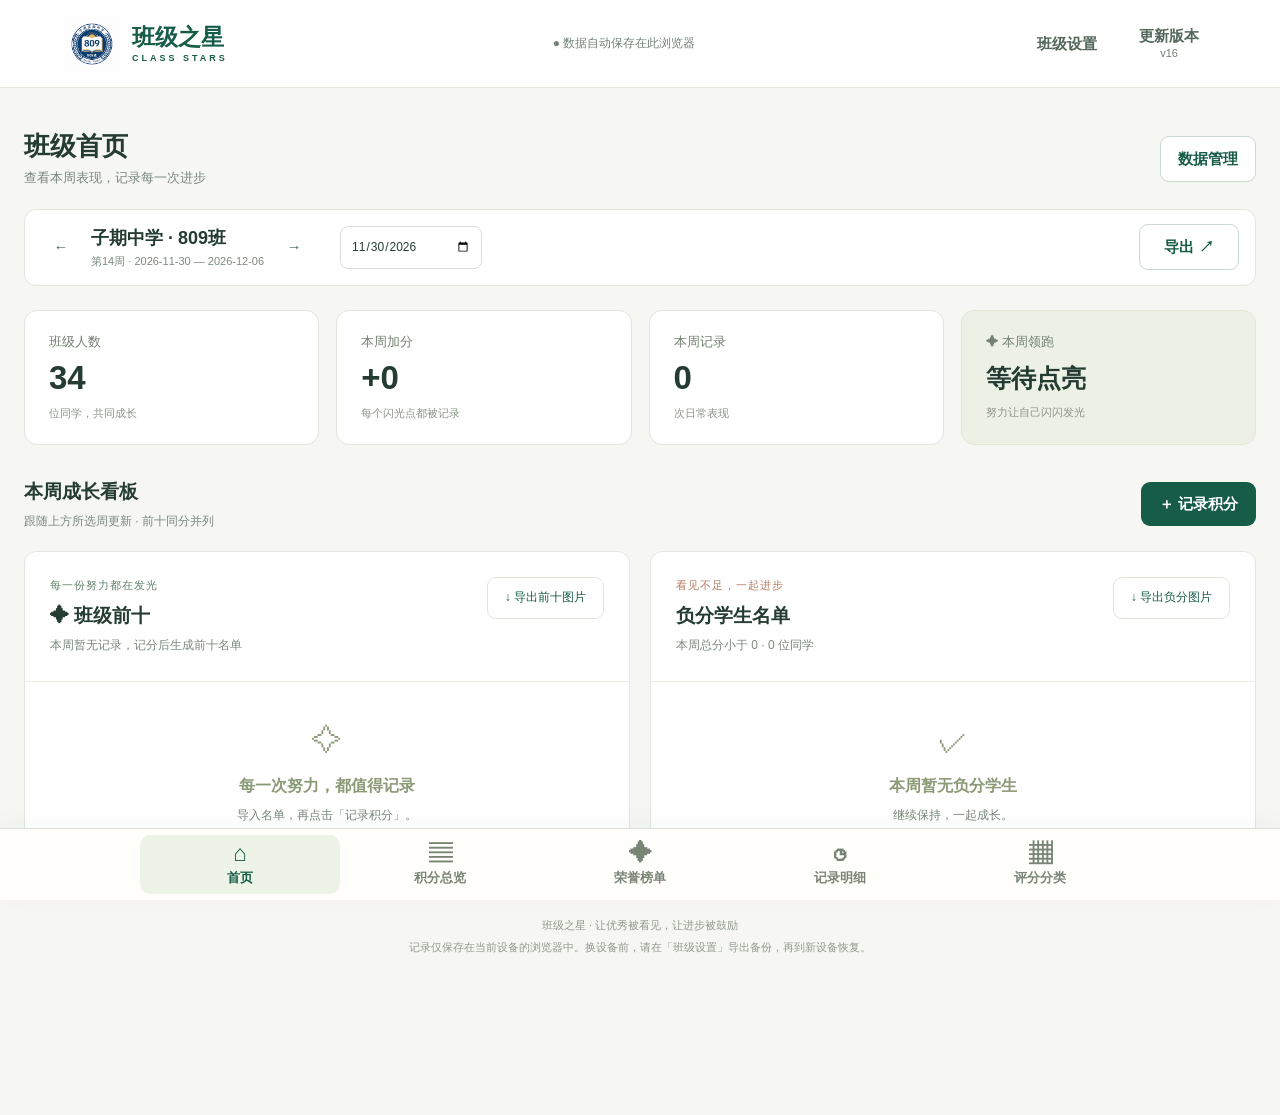
<file: index.html>
<!doctype html>
<html lang="zh-CN"><head><meta charset="utf-8"><meta name="viewport" content="width=device-width, initial-scale=1, viewport-fit=cover"><meta name="theme-color" content="#175c47"><meta name="apple-mobile-web-app-capable" content="yes"><meta name="apple-mobile-web-app-status-bar-style" content="default"><link rel="manifest" href="manifest.webmanifest?v=v16"><link rel="apple-touch-icon" sizes="180x180" href="apple-touch-icon.png?v=v16"><link rel="icon" type="image/png" sizes="32x32" href="favicon.png?v=v16"><title>班级之星 · 每一份努力，都值得被看见</title><link rel="stylesheet" href="style.css?v=v16"></head><body>
<div id="pullUpdateHint" role="status" aria-live="polite" hidden>↓ 下拉更新</div><header><a class="brand" href="#"><img class="brand-logo" src="icon-192.png?v=v16" width="56" height="56" alt="809班班徽"><span>班级之星<small>CLASS STARS</small></span></a><div class="local">● 数据自动保存在此浏览器</div><div class="header-actions"><button id="settingsBtn" class="quiet">班级设置</button><button id="updateBtn" class="quiet" type="button" title="联网更新网站，保留本地名单与积分"><span id="updateLabel">更新版本</span><small class="app-version">v16</small></button></div></header>
<main><section class="intro intro-compact"><div><h1 id="pageTitle">班级首页</h1><p id="pageDescription">查看本周表现，记录每一次进步</p></div><button id="dataMenuBtn" class="outline">数据管理</button></section>
<section class="toolbar" id="weekToolbar"><div class="weekcontrol"><button id="prevWeek" class="quiet" aria-label="上一周">←</button><div><strong id="weekTitle"></strong><small id="weekRange"></small></div><button id="nextWeek" class="quiet" aria-label="下一周">→</button><input id="weekDate" type="date" aria-label="选择本周任意日期"></div><button id="openExportBtn" class="outline">导出 ↗</button></section>


<section id="home" class="home-panel" aria-label="首页"><section class="stats"><article><span>班级人数</span><strong id="studentCount">0</strong><small>位同学，共同成长</small></article><article><span>本周加分</span><strong id="positive">+0</strong><small>每个闪光点都被记录</small></article><article><span>本周记录</span><strong id="recordCount">0</strong><small>次日常表现</small></article><article class="starstat"><span>✦ 本周领跑</span><strong id="leader">等待点亮</strong><small>努力让自己闪闪发光</small></article></section>
<div class="home-heading"><div><h2>本周成长看板</h2><p>跟随上方所选周更新 · 前十同分并列</p></div><div class="home-heading-actions"><button id="homeRecordBtn">＋ 记录积分</button></div></div>
<div class="home-grid"><article class="panel home-card"><div class="panelhead"><div><div class="eyebrow">每一份努力都在发光</div><h2>✦ 班级前十</h2><p id="topSummary"></p></div><button data-export="top" class="outline">↓ 导出前十图片</button></div><div id="homeTopList" class="home-list"></div></article>
<article class="panel home-card negative-card"><div class="panelhead"><div><div class="eyebrow">看见不足，一起进步</div><h2>负分学生名单</h2><p id="negativeSummary"></p></div><button data-export="negative" class="outline">↓ 导出负分图片</button></div><div id="homeNegativeList" class="home-list"></div></article></div>
</section><section id="scores" class="panel hidden"><div class="panelhead"><div><h2>本周积分表 <span id="rosterBadge"></span></h2><p>点击姓名记分，点击旁边的「改名」修改学生姓名</p></div><div class="actions"><input id="search" placeholder="搜索姓名或学号" aria-label="搜索学生"><button id="addRecordBtn">＋ 记一笔</button></div></div><div class="tablewrap"><table><thead><tr><th>学号</th><th>姓名</th><th>总分</th><th>周一</th><th>周二</th><th>周三</th><th>周四</th><th>周五</th><th>周末</th><th>加分明细</th></tr></thead><tbody id="scoreBody"></tbody></table></div><div id="empty" class="empty"><div>✧</div><h3>从一份名单，开启一周的成长</h3><p>导入 Excel、CSV，或直接粘贴学生名单。</p><button id="emptyImport">导入第一份名单</button><button id="demoBtn" class="quiet">先体验示例</button></div><footer>总分 = 本周所有加分与扣分之和 · 每周从 0 分开始，历史记录保留</footer></section>
<section id="ranking" class="panel hidden"><div class="panelhead"><div><h2>本周荣誉榜</h2><p>按总分评选，同分并列，获奖人数可在班级设置中调整。</p></div></div><div id="rankList" class="ranklist"></div></section>
<section id="history" class="panel hidden"><div class="panelhead"><div><h2>本周记录明细</h2><p>本周全部记录；录入有误时可以删除后重新填写。</p></div><button id="historyRecordBtn">＋ 记一笔</button></div><div id="historyList"></div></section>
<section id="rules" class="panel hidden"><div class="panelhead"><div><h2>评分分类</h2><p>可添加、编辑或删除分类；删除分类会保留历史记录和积分。</p></div><button id="newRule">＋ 添加分类</button></div><div id="ruleList" class="rulelist"></div></section>
<nav class="bottom-nav" aria-label="主导航"><button class="active" data-tab="home" aria-current="page"><span aria-hidden="true">⌂</span>首页</button><button data-tab="scores"><span aria-hidden="true">▤</span>积分总览</button><button data-tab="ranking"><span aria-hidden="true">✦</span>荣誉榜单</button><button data-tab="history"><span aria-hidden="true">◷</span>记录明细</button><button data-tab="rules"><span aria-hidden="true">▦</span>评分分类</button></nav><p class="footnote">班级之星 · 让优秀被看见，让进步被鼓励<br>记录仅保存在当前设备的浏览器中。换设备前，请在「班级设置」导出备份，再到新设备恢复。</p></main>
<dialog id="dataMenuDialog"><div class="modalhead"><h2>数据管理</h2><button class="quiet close" aria-label="关闭数据管理">✕</button></div><div class="data-menu"><button id="historyImportBtn" class="outline">导入历史积分<small>按周导入 Excel，替换对应周记录</small></button><button id="importBtn" class="outline">导入学生名单<small>添加学生，保留已有积分</small></button><button id="manageBackupBtn" class="outline">备份与恢复<small>保存或迁移全部班级数据</small></button><button id="installBtn" class="quiet">添加到手机桌面</button></div></dialog>
<dialog id="exportMenuDialog"><div class="modalhead"><h2>导出本周数据</h2><button class="quiet close" aria-label="关闭导出选项">✕</button></div><p id="exportPeriod"></p><div class="exportgroup"><select id="exportType" aria-label="导出内容"><option value="table">每周积分明细</option><option value="stars">班级之星荣誉榜</option><option value="top">班级前十名单</option><option value="negative">负分学生名单</option></select><button id="exportBtn" class="outline">↓ 导出图片</button><button id="exportExcelBtn" class="outline">↓ 导出 Excel</button></div><p class="hint">图片适合分享；Excel 附带完整周数据，可重新导入。</p></dialog>
<dialog id="importDialog"><form method="dialog"><div class="modalhead"><h2>导入学生名单</h2><button class="quiet" value="cancel" aria-label="关闭">✕</button></div></form><p>支持 .xlsx、.csv、.txt；前两列为「学号、姓名」。也可每行只写一个姓名，自动生成学号。</p><label class="filebox">↑ 选择名单文件<input id="rosterFile" type="file" accept=".xlsx,.csv,.txt"></label><button id="templateBtn" class="quiet">下载 CSV 模板（Excel 可打开）</button><label>或直接粘贴名单<textarea id="rosterText" rows="7" placeholder="学号,姓名&#10;1,张同学&#10;2,李同学"></textarea></label><div id="importPreview" class="hint">相同学号、姓名将跳过；相同学号不同姓名会提示冲突。</div><button id="confirmImport" class="full">确认导入（追加名单）</button></dialog>
<dialog id="historyImportDialog" aria-labelledby="historyImportTitle"><div class="modalhead"><h2 id="historyImportTitle">导入历史积分</h2><button type="button" class="quiet close" aria-label="关闭历史导入">✕</button></div><div class="history-dialog-content"><p>网站导出的 Excel 会自动选择「完整周数据」表恢复准确日期和明细。每周一张表，保留「学号、姓名、总分」及明细表头。星期列按表头识别，可以省略没有记分的日期列；「展所长」按加分导入。请先预览，再确认导入。</p><button type="button" id="historyTemplateBtn" class="outline">下载 Excel 模板</button><label class="filebox">↑ 选择每周 Excel / CSV<input id="historyFile" type="file" accept=".xlsx,.xls,.csv"></label><label id="historySheetWrap" hidden>选择工作表<select id="historySheet"></select></label><details><summary>或直接粘贴表格文字</summary><label class="history-paste-label">从 Excel 复制完整表格，或粘贴 CSV<textarea id="historyPaste" rows="4" placeholder="学号,姓名,总分,一,二,三,四,五,加分&#10;01,陈伯渊,1,-1作,,,,,+2进"></textarea></label><p class="hint">请保留表头。无表头时必须按学号、姓名、总分、一、二、三、四、五、展所长的顺序，并保留空列的分隔符。</p></details><p id="historyDetection" class="hint"></p><div class="formrow history-period"><label>第几周<input id="historyWeekNumber" type="number" min="1" max="1000" step="1" inputmode="numeric" placeholder="如：7"></label><label>该周任意日期<input id="historyWeekDate" type="date" min="2026-08-31"></label></div><label>结束日期（自动计算，周日）<input id="historyWeekEnd" type="date" readonly></label><p id="historySummary" role="status"></p><div id="historyPreview"></div><label id="historyNameWrap" class="history-name-ack" hidden><input id="historyNameAck" type="checkbox"> 我已核对姓名差异，同意按学号匹配并保留现有姓名。</label><p class="hint">导入会整体替换所选周的全部积分（包括文件未列出学生的该周记录），其他周不变；总分不符、未知学生或日期冲突时不会写入。建议先在「班级设置」导出备份。</p></div><div class="history-dialog-footer"><button id="historyCommitBtn" type="button" class="full" disabled>确认导入所选周</button></div></dialog>
<dialog id="recordDialog"><form id="recordForm"><div class="modalhead"><h2>记录一次成长</h2><button type="button" class="quiet close">✕</button></div><label>学生<select id="recordStudent" required></select></label><div class="formrow"><label>记录日期<input id="recordDate" type="date" required></label><label>评分分类<select id="recordRule" required></select></label></div><label>分数（正数加分，负数扣分）<input id="recordPoints" type="number" min="-100" max="100" step="1" required></label><label>备注（可选）<input id="recordNote" maxlength="100" placeholder="例如：主动帮助同学整理教室"></label><button class="full" type="submit">保存记录</button></form></dialog>
<dialog id="settingsDialog"><form id="settingsForm"><div class="modalhead"><h2>班级设置与备份</h2><button type="button" class="quiet close">✕</button></div><label>班级名称<input id="className" maxlength="30" required></label><label>导出表格标题（可选）<input id="tableTitle" maxlength="50" placeholder="班级之星评比（第7周）"></label><p class="hint">导出时，标题中的周次会自动更新为所选周。</p><label>本周获奖名额（同分并列，可能多于名额）<input id="winnerCount" type="number" min="1" max="100" required></label><button type="submit" class="full">保存设置</button></form><hr><h3>默认学生名单</h3><p>已内置班级 34 位学生。按学号更新姓名、补充缺少学生，保留已有积分和名单外学生。</p><button id="applyDefaultsBtn" type="button" class="outline">应用默认名单（保留积分）</button><hr><h3>把成长记录好好保存</h3><p>备份包含学生、分类和全部历史记录。恢复备份会替换当前浏览器的数据。</p><div class="actions"><button id="backupBtn" class="outline">导出备份</button><label class="button outline">恢复备份<input id="restoreFile" type="file" accept=".json" hidden></label></div></dialog>
<dialog id="ruleDialog"><form id="ruleForm"><div class="modalhead"><h2>评分分类</h2><button type="button" class="quiet close">✕</button></div><input type="hidden" id="ruleId"><label>分类名称<input id="ruleName" required maxlength="20"></label><label>表格简称<input id="ruleShort" required maxlength="6"></label><label>默认分数<input id="rulePoints" type="number" min="-100" max="100" step="1" required></label><button class="full">保存分类</button></form></dialog>
<dialog id="renameDialog"><form id="renameForm"><div class="modalhead"><h2>修改学生姓名</h2><button type="button" class="quiet close" aria-label="关闭改名">✕</button></div><input id="renameId" type="hidden"><p id="renameStudentInfo"></p><label>新姓名<input id="renameName" maxlength="30" required autocomplete="off"></label><p class="hint">只修改姓名，学号与全部历史积分记录保留。</p><button class="full" type="submit">保存姓名</button></form></dialog><dialog id="installDialog" aria-labelledby="installTitle"><div class="modalhead"><h2 id="installTitle">添加到手机桌面</h2><button type="button" class="quiet close" aria-label="关闭安装指引">×</button></div><button id="installNativeBtn" class="full" hidden>安装班级之星</button><p id="installHint">安装后，可从手机桌面直接打开。首次联网加载后支持离线使用。</p><h3>iPhone / iPad</h3><p>在 Safari 打开本站 → 点击「分享」→「添加到主屏幕」→「添加」。部分新版浏览器也在分享菜单中提供此入口。</p><h3>安卓手机</h3><p>在 Chrome 或 Edge 打开本站，点击上方安装按钮；如果没有安装按钮，打开浏览器菜单，选择「安装应用」或「添加到主屏幕」。微信内请先选择「在浏览器打开」。</p><p class="hint">本地数据不会自动跨浏览器同步；如安装后名单或积分为空，请从原浏览器导出备份，再在桌面应用中恢复。</p></dialog><dialog id="imageDialog" aria-labelledby="imageDialogTitle"><div class="image-dialog-header"><h2 id="imageDialogTitle">图片已生成</h2><button id="imageCloseBtn" type="button" aria-label="关闭导出窗口" title="关闭">×</button></div><div class="image-dialog-content"><p>点击下载；手机也可以长按图片保存。</p><a id="imageDownload" class="button" download="班级之星.png">下载 PNG 图片</a><div id="imagePages"></div></div></dialog><div id="toast" role="status"></div><script src="core.js?v=v16"></script><script src="history-import.js?v=v16"></script><script src="app.js?v=v16"></script><script src="history-ui.js?v=v16"></script></body></html>
</file>
<file: style.css>
*{box-sizing:border-box}body{margin:0;background:#f6f7f3;color:#243c32;font:15px/1.6 -apple-system,BlinkMacSystemFont,"Segoe UI","Microsoft YaHei",sans-serif}button,input,select,textarea{font:inherit}button,.button{border:0;border-radius:9px;padding:10px 17px;background:#175c47;color:white;cursor:pointer;text-decoration:none;display:inline-block;font-weight:600}button:hover,.button:hover{filter:brightness(.94)}button:focus-visible,a:focus-visible{outline:3px solid #d1ac4e;outline-offset:3px}button.quiet{background:transparent;color:#52685b}.outline{background:white;color:#175c47;border:1px solid #cbd8ce}input,select,textarea{border:1px solid #d8dfd7;background:white;color:#263d32;border-radius:8px;padding:10px;max-width:100%}input:focus,textarea:focus,select:focus{outline:2px solid #77a58f}header{height:88px;display:flex;align-items:center;gap:30px;background:#fff;border-bottom:1px solid #e3e8df;padding:0 max(5%,calc((100vw - 1320px)/2))}.brand{font-size:34px;color:#175c47;display:flex;align-items:center;gap:12px;text-decoration:none;line-height:1.3}.brand span{font-size:23px;font-weight:750;white-space:nowrap}.brand small{font-size:9px;display:block;letter-spacing:3px}.local{margin-left:auto;font-size:12px;color:#728277}main{max-width:1320px;margin:auto;padding:40px 24px}.intro{display:flex;justify-content:space-between;align-items:center;gap:16px;margin-bottom:30px}.eyebrow{font-size:12px;letter-spacing:2px;color:#62806c}h1{font-size:34px;letter-spacing:-1px;line-height:1.4;margin:10px 0}h1 span{color:#bb9848;margin-left:20px}p{color:#7a877c;margin:5px 0 12px}.toolbar{display:flex;align-items:center;justify-content:space-between;margin-bottom:23px;gap:14px}.weekcontrol,.exportgroup,.actions{display:flex;align-items:center;gap:10px}.weekcontrol strong{display:block;font-size:18px}.weekcontrol small{display:block;color:#7b8b7e;font-size:11px}.weekcontrol input{width:142px;font-size:12px;margin-left:12px}.stats{display:grid;grid-template-columns:repeat(4,1fr);gap:17px;margin-bottom:32px}.stats article{border:1px solid #e0e6db;background:white;border-radius:13px;padding:21px 24px;display:flex;flex-direction:column}.stats span{font-size:13px;color:#748172}.stats strong{font-size:33px;line-height:1.6}.stats small{color:#8a9488;font-size:11px}.stats .starstat{background:#edf1e5;border-color:#e2e8d8}.starstat strong{font-size:25px;padding:6px 0}nav{display:flex;gap:25px;margin-bottom:0;border-bottom:1px solid #dce3d6}nav button{background:none;color:#7a8678;border-radius:0;padding:14px 3px;border-bottom:3px solid transparent}nav button.active{color:#175c47;border-bottom-color:#175c47}.panel{background:white;border:1px solid #e1e7dc;border-radius:0 0 12px 12px;min-height:330px;overflow:hidden}.panelhead{padding:25px;display:flex;align-items:center;justify-content:space-between;gap:14px}h2{font-size:19px;margin:0 0 5px}.panelhead p{font-size:12px;margin:0}.panelhead input{width:195px;font-size:13px}h2 span{font-size:11px;font-weight:400;color:#849080;margin-left:8px}.tablewrap{overflow:auto}table{border-collapse:collapse;width:100%;font-size:13px;min-width:930px;text-align:left}th{background:#f5f7f1;color:#7b8878;font-size:12px;white-space:nowrap;font-weight:500}th,td{padding:15px 13px;border-bottom:1px solid #eef0e9}td:first-child{color:#8b9387}td:nth-child(2){white-space:nowrap}td:nth-child(3){font-size:17px;font-weight:700;background:#f8faf4}.score-name{background:transparent;padding:0;color:#2c4938}.plus{color:#278361}.minus{color:#c06d54}.event{display:block;font-size:11px;max-width:170px}.empty{text-align:center;padding:40px 15px 60px}.empty>div{font-size:46px;color:#bd9e4b}.empty h3{font-size:18px}.empty p{font-size:13px;margin-bottom:23px}footer{font-size:11px;color:#8b9684;padding:17px 25px}.footnote{text-align:center;margin:27px 0;font-size:11px;line-height:2;color:#90998b}.hidden{display:none!important}.ranklist{display:grid;grid-template-columns:repeat(3,1fr);gap:18px;padding:0 25px 25px}.rankcard{padding:25px;background:#f6f7ef;border:1px solid #e7e8d7;border-radius:12px}.rankcard .medal{color:#b28e35;font-size:25px}.rankcard strong{display:block;font-size:23px}.rankcard small{color:#85917c}.historyrow{padding:16px 25px;border-top:1px solid #eef0e9;display:flex;align-items:center;gap:12px}.historyrow .detail{flex:1}.historyrow small{display:block;color:#87907e}.rulelist{display:grid;grid-template-columns:repeat(3,1fr);gap:13px;padding:0 25px 25px}.rulecard{border:1px solid #e1e6d8;padding:15px;border-radius:9px;display:flex;justify-content:space-between;align-items:center}.rulecard small{display:block;color:#7d8974}dialog{border:1px solid #dce3d5;border-radius:17px;padding:28px;width:min(520px,calc(100% - 24px));color:#2c4233;box-shadow:0 20px 90px #142b3133;max-height:90dvh;overflow:auto}dialog::backdrop{background:#14281c66;backdrop-filter:blur(3px)}dialog p{font-size:13px}.modalhead{display:flex;align-items:center;justify-content:space-between;margin-bottom:16px}label{display:block;font-size:13px;margin-bottom:15px}label input:not([type=file]),label select,label textarea{display:block;width:100%;margin-top:6px}.formrow{display:grid;grid-template-columns:1fr 1fr;gap:12px}.full{width:100%;margin-top:12px}.filebox{border:1px dashed #9cb09b;background:#f4f7ef;padding:20px;border-radius:10px;color:#175c47}.filebox input{display:block;margin-top:8px;width:100%;font-size:12px}.hint{font-size:12px;color:#7d8c73}hr{border:0;border-top:1px solid #e1e7dc;margin:25px 0}#toast{position:fixed;bottom:24px;left:50%;transform:translateX(-50%);background:#203f30;color:white;padding:13px 22px;border-radius:10px;display:none;z-index:20;font-size:13px;max-width:90%}#imageDialog{width:min(1000px,calc(100% - 24px))}#imagePages img{display:block;width:100%;margin:18px 0;border:1px solid #e3e8dd}#imagePages a{display:inline-block;margin-bottom:12px;color:#175c47}@media(max-width:760px){header{height:72px;padding:0 18px;gap:10px}.brand{font-size:28px}.brand span{font-size:19px}.local{display:none}header>button{margin-left:auto}main{padding:26px 14px}.intro{align-items:flex-start;flex-direction:column}h1{font-size:27px}.intro>button{width:100%}.toolbar{align-items:stretch;flex-direction:column}.weekcontrol{justify-content:space-between}.weekcontrol input{margin-left:0;width:134px}.exportgroup>*{flex:1}.stats{grid-template-columns:1fr 1fr;gap:10px;margin-bottom:18px}.stats article{padding:16px}.stats strong{font-size:28px}.starstat strong{font-size:21px}nav{justify-content:space-between;gap:8px}nav button{font-size:13px}.panelhead{padding:20px 16px;align-items:stretch;flex-direction:column}.panelhead .actions input{flex:1;min-width:0}.actions>button{white-space:nowrap}th,td{padding:12px 10px}.ranklist,.rulelist{grid-template-columns:1fr;padding:0 16px 16px}.historyrow{padding:14px 16px;font-size:13px}.footnote{font-size:10px}dialog{padding:20px}}

/* Bottom navigation and weekly homepage */
body{padding-bottom:calc(90px + env(safe-area-inset-bottom,0px))}.panel{border-radius:12px}.bottom-nav{position:fixed;bottom:0;left:0;right:0;z-index:8;display:grid;grid-template-columns:repeat(5,minmax(0,1fr));gap:0;background:#fffefb;border:0;border-top:1px solid #dce3d6;box-shadow:0 -5px 24px #263d3209;padding:6px max(14px,calc((100vw - 1000px)/2)) calc(6px + env(safe-area-inset-bottom,0px));margin:0}.bottom-nav button{display:flex;flex-direction:column;align-items:center;gap:1px;border:0;border-radius:10px;font-size:13px;min-height:58px;padding:5px 2px;white-space:nowrap;color:#788474}.bottom-nav button span{font-size:23px;line-height:1.2}.bottom-nav button.active{background:#edf3e7;color:#175c47;border:0}.home-heading{display:flex;align-items:center;justify-content:space-between;gap:12px;margin-bottom:20px}.home-heading p{font-size:12px;margin:0}.home-grid{display:grid;grid-template-columns:1fr 1fr;gap:20px}.home-card .panelhead{align-items:flex-start;flex-wrap:wrap;border-bottom:1px solid #e9ede2}.home-card h2{margin-top:6px}.home-card .eyebrow{letter-spacing:1px;font-size:11px}.negative-card .eyebrow{color:#b17c61}.home-list{padding:0 24px 14px}.home-student{display:flex;align-items:center;gap:16px;padding:15px 0;border-bottom:1px solid #eef0e7}.home-student:last-child{border:0}.home-student>div{min-width:0;flex:1}.home-student>div strong{display:block;overflow-wrap:anywhere}.home-student small{display:block;font-size:11px;color:#8a9480;font-weight:400}.list-position{font-size:17px;font-weight:700;color:#ac8c40;min-width:27px}.list-score{font-size:25px;display:flex;align-items:baseline;gap:5px}.home-empty{text-align:center;padding:35px 10px;color:#8b9a77;font-size:30px}.home-empty h3{font-size:16px;margin:8px 0}.home-empty p{font-size:12px}.rename-link{display:block;background:none;color:#77906c;font-size:11px;font-weight:400;padding:4px 0;min-height:30px}.home-heading button{white-space:nowrap}#toast{bottom:calc(92px + env(safe-area-inset-bottom,0px))}dialog button{min-height:42px}
@media(max-width:760px){.home-grid{grid-template-columns:1fr;gap:16px}.home-heading{align-items:flex-start}.home-heading h2{font-size:18px}.home-heading button{font-size:13px;padding:10px 12px}.home-card .panelhead{flex-direction:row;align-items:flex-start}.home-card .panelhead button{font-size:12px;padding:9px 12px}.home-list{padding:0 17px 12px}.bottom-nav button{font-size:11px}.bottom-nav button span{font-size:22px}input,select,textarea{font-size:16px}.weekcontrol{flex-wrap:wrap;gap:5px}.weekcontrol>div{flex:1;min-width:0}.weekcontrol strong{font-size:16px;overflow-wrap:anywhere}.weekcontrol input{width:133px;min-height:42px}.exportgroup select{min-width:0}.stats strong{overflow-wrap:anywhere}.formrow{grid-template-columns:1fr}header .quiet{font-size:13px}.panelhead .actions{flex-wrap:wrap}.panelhead .actions input{width:100%;flex-basis:100%}.home-card .panelhead p{max-width:250px}}
@media(max-width:380px){.weekcontrol input{width:100%;margin-top:7px}.home-card .panelhead{flex-direction:column}.intro h1{font-size:24px}.bottom-nav{padding-left:6px;padding-right:6px}.stats article{padding:12px}}
/* Keep the export close button visible while long result images scroll. */
#imageDialog{padding:0;overflow:hidden;max-height:90vh;max-height:90dvh}
#imageDialog[open]{display:flex;flex-direction:column}
.image-dialog-header{display:flex;align-items:center;justify-content:space-between;gap:16px;flex:none;padding:12px 16px 12px 24px;background:#fffefb;border-bottom:1px solid #dce3d6}
.image-dialog-header h2{margin:0;min-width:0}
#imageCloseBtn{display:flex;align-items:center;justify-content:center;flex:none;width:44px;height:44px;min-width:44px;padding:0;background:#edf2e7;color:#244632;border:1px solid #d4dfcc;border-radius:50%;font-size:30px;line-height:1;touch-action:manipulation}
#imageCloseBtn:hover{background:#dce7d3}
.image-dialog-content{padding:20px 24px;min-height:0;overflow-y:auto;overscroll-behavior:contain;-webkit-overflow-scrolling:touch}
@media(max-width:760px){.image-dialog-header{padding:10px 12px 10px 18px}.image-dialog-content{padding:16px}.image-dialog-header h2{font-size:18px}}

.home-heading-actions{display:flex;gap:10px;flex-wrap:wrap;justify-content:flex-end}.home-heading-actions button{white-space:normal}#installNativeBtn[hidden]{display:none}#installDialog h3{font-size:15px;margin:18px 0 6px}#installDialog p{line-height:1.8}@media(max-width:760px){.home-heading{flex-wrap:wrap}.home-heading-actions{width:100%;display:grid;grid-template-columns:1fr 1fr}.home-heading-actions button{font-size:13px;padding:10px 8px}}
.intro-compact{margin-bottom:22px}.intro-compact h1{font-size:27px;margin:0;letter-spacing:0}@media(max-width:760px){.intro-compact{flex-direction:row;align-items:center;gap:12px}.intro-compact h1{font-size:23px;white-space:nowrap}.intro-compact>button{width:auto;padding:10px 12px;font-size:13px}}

.exportgroup{flex-wrap:wrap}.exportgroup button{white-space:nowrap}button:disabled{opacity:.6;cursor:wait}@media(max-width:760px){.exportgroup select{flex-basis:100%;width:100%}.exportgroup button{flex:1}}

.header-actions{display:flex;align-items:center;gap:8px;margin-left:auto;flex-shrink:0}.header-actions button{white-space:nowrap;min-height:44px}@media(max-width:760px){header{gap:6px;padding:0 12px}.header-actions{gap:0}.header-actions button{font-size:12px;padding:8px}.brand{gap:6px}.brand span{font-size:18px}}

html{overscroll-behavior-y:contain}#pullUpdateHint{position:fixed;top:max(12px,env(safe-area-inset-top));left:50%;transform:translateX(-50%);z-index:25;padding:10px 20px;border:1px solid #d8dfd7;border-radius:24px;background:#fff;color:#175c47;box-shadow:0 3px 15px #203f3020;font-size:14px;pointer-events:none;white-space:nowrap}#pullUpdateHint[hidden]{display:none}

.brand-logo{display:block;width:56px;height:56px;object-fit:contain;flex-shrink:0}.app-version{display:block;font-size:11px;line-height:1.2;font-weight:400;margin-top:2px;color:#718075}#updateBtn{line-height:1.2}@media(max-width:760px){.brand-logo{width:42px;height:42px}.brand{gap:4px}.header-actions button{padding:7px}}

.rule-actions{display:flex;gap:4px;flex-shrink:0}.rule-actions button{min-width:44px;min-height:44px;padding:8px}.rule-actions .delete-rule{color:#b54136}.rulecard{gap:8px}.rulecard>div:first-child{min-width:0;overflow-wrap:anywhere}

.intro-actions{display:flex;gap:10px;flex-wrap:wrap;justify-content:flex-end}#historyImportDialog{width:min(850px,calc(100% - 24px))}#historySheetWrap[hidden],#historyNameWrap[hidden]{display:none}.history-paste-label{margin-top:12px}.history-period{margin-top:16px}.history-error{color:#a52d25;background:#fff1ee;padding:10px 12px;border-radius:7px;overflow-wrap:anywhere}.history-warning{color:#775b16;background:#fff8e5;padding:10px 12px;border-radius:7px;overflow-wrap:anywhere;font-size:13px}.history-warning ul{margin:6px 0;padding-left:20px}.history-table{overflow-x:auto;margin-top:12px;border:1px solid #dce3d5;border-radius:8px}.history-table table{min-width:480px;text-align:center}.history-table th,.history-table td{padding:10px}.history-table td:nth-child(3){background:white;font-size:14px}.history-detail{margin-top:14px}.history-detail>div{max-height:240px;overflow:auto;padding:8px 0}.history-detail p{font-size:13px;overflow-wrap:anywhere}.history-name-ack{display:flex;gap:10px;align-items:flex-start;margin-top:16px}.history-name-ack input[type=checkbox]{width:20px;min-width:20px;height:20px;margin:2px 0 0}#historySummary{font-size:14px;font-weight:600;color:#243c32;overflow-wrap:anywhere}#historyImportDialog summary{cursor:pointer;min-height:38px;padding-top:7px}#historyImportDialog .full{min-height:46px}@media(max-width:760px){.intro-compact{flex-wrap:wrap}.intro-actions{display:grid;grid-template-columns:1fr 1fr;gap:8px;width:100%}.intro-actions button{font-size:13px;padding:10px 8px}.history-period{grid-template-columns:1fr 1fr;gap:10px}.history-period input{min-width:0;padding:9px 6px}.history-table table{min-width:440px}}

#historyImportDialog{padding:0;overflow:hidden}#historyImportDialog[open]{display:flex;flex-direction:column}#historyImportDialog>.modalhead{padding:14px 20px;margin:0;border-bottom:1px solid #e1e7dc;flex-shrink:0}#historyImportDialog>.modalhead button{min-width:44px;min-height:44px}.history-dialog-content{padding:18px 20px;min-height:0;overflow-y:auto;overscroll-behavior:contain;-webkit-overflow-scrolling:touch}.history-dialog-footer{padding:12px 20px;border-top:1px solid #e1e7dc;flex-shrink:0}.history-dialog-footer .full{margin:0}@media(max-width:760px){#historyImportDialog>.modalhead{padding:8px 12px 8px 16px}.history-dialog-content{padding:16px}.history-dialog-footer{padding:10px 16px}}

/* A compact page header, one shared week selector, and focused action dialogs. */
[hidden]{display:none!important}.intro-compact{margin-bottom:20px;align-items:center}.intro-compact h1{font-size:26px}.intro-compact p{margin:4px 0 0;font-size:13px}.intro-compact>button{flex-shrink:0}.toolbar{padding:14px 16px;background:#fff;border:1px solid #e1e7dc;border-radius:12px;margin-bottom:24px}.weekcontrol{gap:10px}.weekcontrol>button{width:40px;min-height:44px;padding:8px}.weekcontrol input{margin-left:16px}.toolbar>button{min-width:100px;flex-shrink:0}.data-menu{display:grid;gap:10px}.data-menu button{text-align:left;padding:14px 16px}.data-menu small{display:block;margin-top:4px;font-size:12px;font-weight:400;color:#7a877c}.data-menu>.quiet{text-align:center;margin-top:4px}#exportMenuDialog .exportgroup{display:grid;grid-template-columns:1fr 1fr;gap:12px;margin:20px 0}#exportMenuDialog select{grid-column:1/-1;width:100%}#exportMenuDialog .hint{margin-top:16px}.home-heading-actions{width:auto}.home-heading-actions button{padding:10px 18px}.panelhead .actions{gap:10px}.panelhead{border-bottom:1px solid #eef0e9;margin-bottom:0}.home-card .panelhead button{font-size:12px;background:transparent;border-color:#e0e6db;font-weight:500}.panelhead>button{white-space:nowrap}
@media(max-width:760px){main{padding-top:22px}.intro-compact{flex-wrap:nowrap;align-items:center;gap:10px}.intro-compact h1{font-size:23px}.intro-compact p{font-size:12px}.intro-compact>button{font-size:13px;padding:10px 12px}.toolbar{display:grid;grid-template-columns:minmax(0,1fr) auto;gap:12px;padding:12px}.weekcontrol{display:grid;grid-template-columns:36px minmax(0,1fr) 36px;gap:3px}.weekcontrol strong{font-size:14px}.weekcontrol small{font-size:10px}.weekcontrol>button{width:36px}.weekcontrol input{grid-column:1/-1;width:100%;margin:8px 0 0;min-height:40px}.toolbar>button{min-width:64px;padding:10px;align-self:stretch}.home-heading{align-items:center;flex-wrap:nowrap}.home-heading h2{font-size:17px}.home-heading-actions{width:auto;display:block;flex-shrink:0}.home-heading-actions button{font-size:13px;padding:10px 12px}.panelhead .actions{display:grid;grid-template-columns:minmax(0,1fr) auto}.panelhead .actions input{width:100%;min-width:0}.panelhead .actions button{padding:10px 13px}.panelhead>button{align-self:flex-start}.home-card .panelhead{flex-direction:row;flex-wrap:wrap}.home-card .panelhead p{max-width:190px}}
@media(max-width:760px){.toolbar>button{align-self:center;min-height:44px}}

/* Prevent iOS date controls from imposing their intrinsic width on the grid. */
@media(max-width:760px){
  #weekToolbar .weekcontrol{min-width:0;max-width:100%}
  #weekToolbar #weekDate{display:block;box-sizing:border-box;min-width:0;width:100%;max-width:100%;inline-size:100%;min-inline-size:0;padding:10px 6px;-webkit-appearance:none;appearance:none}
  #weekDate::-webkit-date-and-time-value{min-width:0;text-align:left}
  #weekDate::-webkit-datetime-edit{min-width:0;padding:0}
  #openExportBtn{white-space:nowrap}
}
</file>
